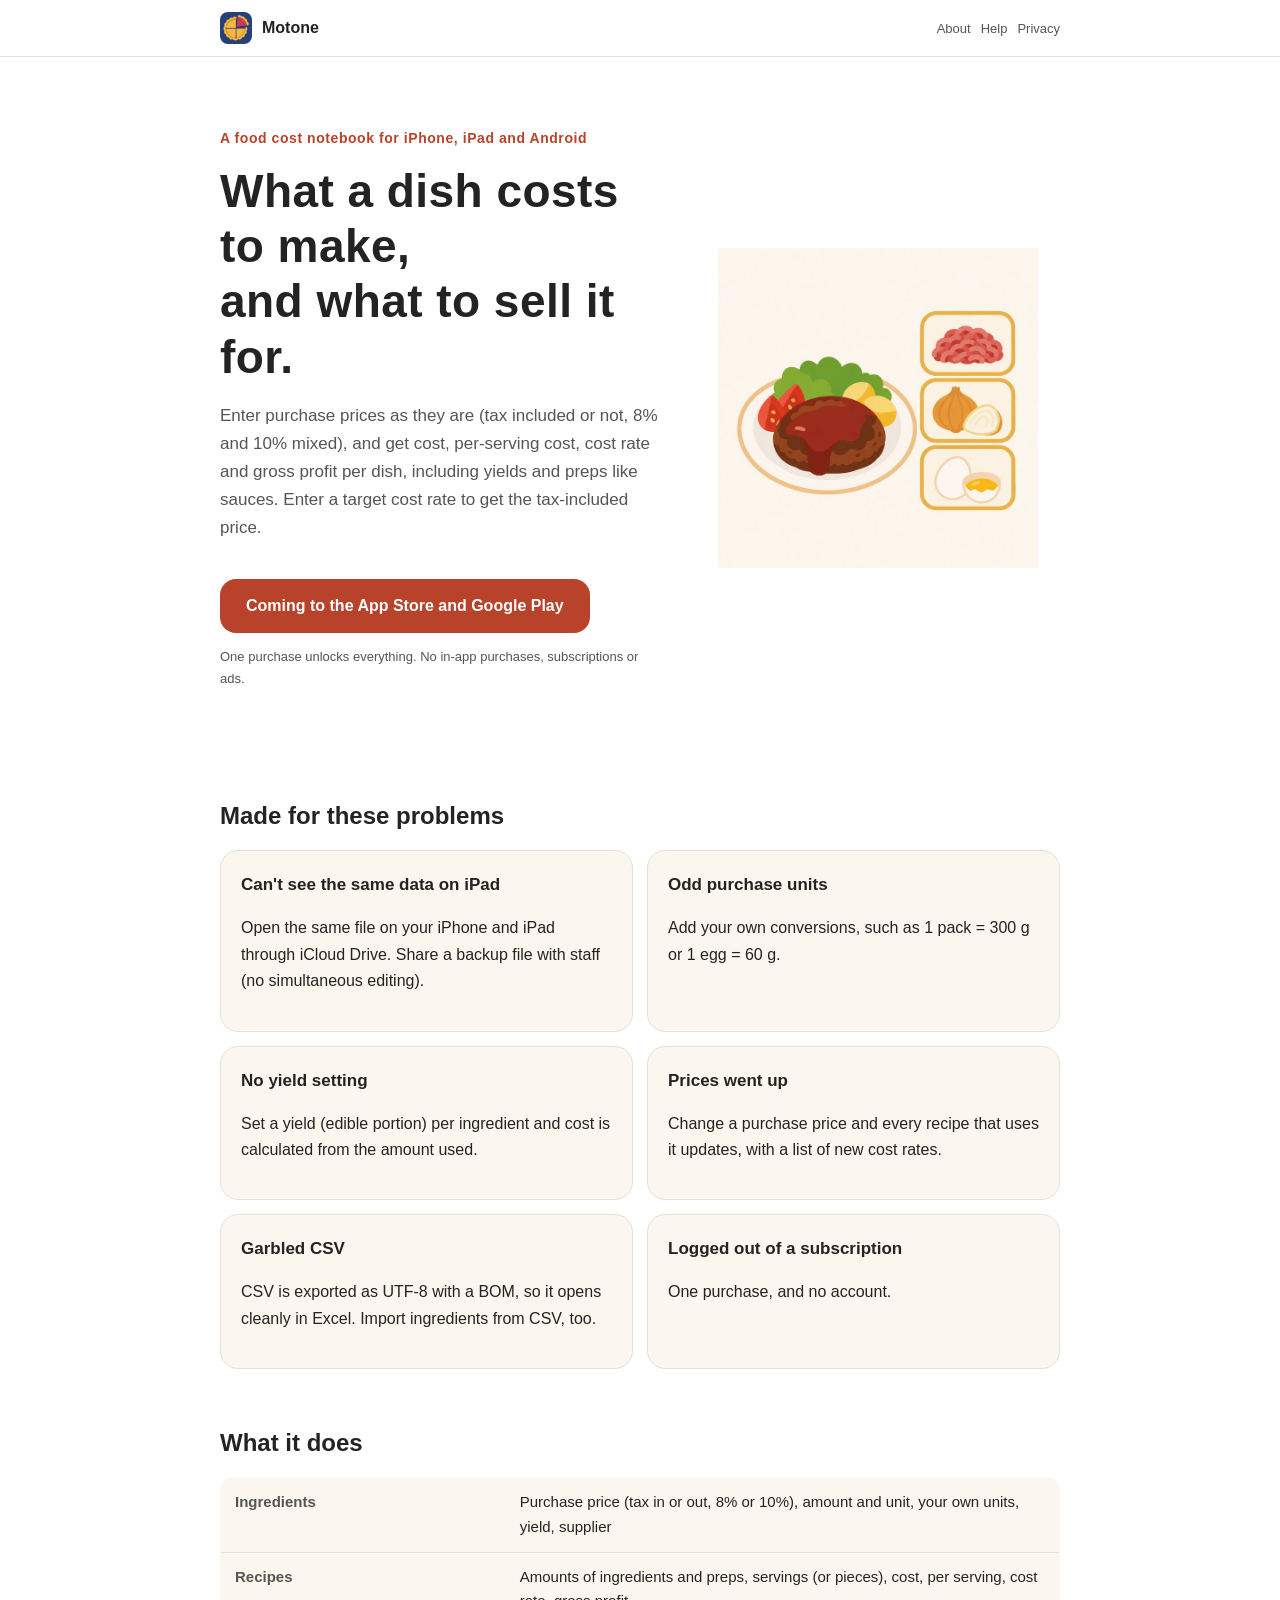
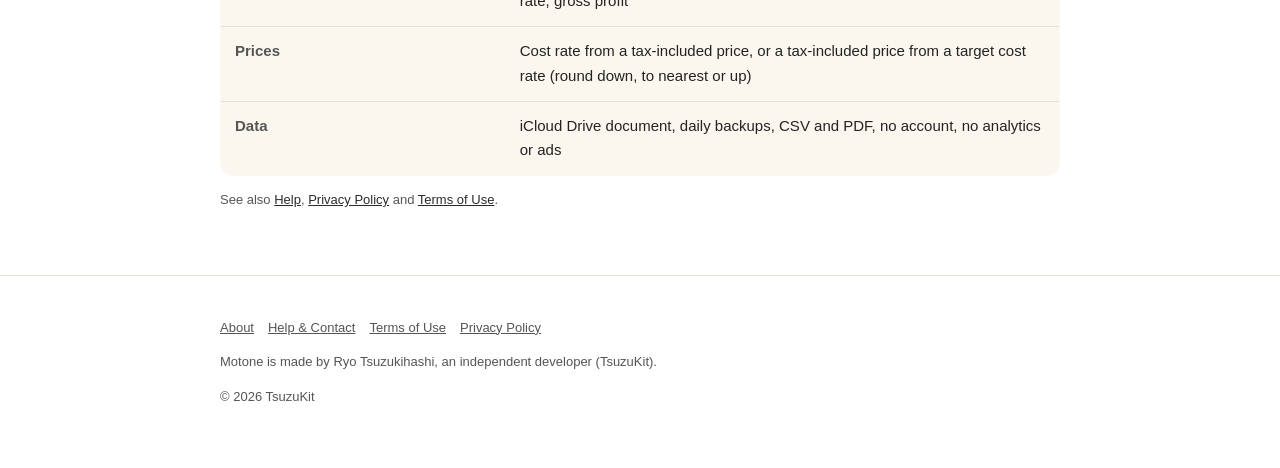
<file: index.html>
<!DOCTYPE html>
<html lang="ja" data-title-ja="もとね｜レシピの原価と原価率・売価" data-title-en="Motone | Recipe cost &amp; margin">
<head>
<meta charset="UTF-8">
<meta name="viewport" content="width=device-width, initial-scale=1">
<script>(function(){var l=navigator.languages&&navigator.languages.length?navigator.languages:[navigator.language||"ja"],p="en";for(var i=0;i<l.length;i++){var c=String(l[i]).toLowerCase();if(c.indexOf("ja")===0){p="ja";break}if(c.indexOf("en")===0){p="en";break}}var d=document.documentElement;d.lang=p;var t=d.getAttribute("data-title-"+p);if(t){document.title=t}})();</script>
<title>もとね｜レシピの原価と原価率・売価</title>
<meta name="description" content="仕入れ値（税込・税抜、8% と 10% まじり）と歩留まり、中間品から、1品と1人前の原価・原価率・粗利。目標の原価率から売価も。買い切り・広告なし。 / Cost, cost rate and gross profit per dish from purchase prices, yields and preps, plus a price from a target cost rate. One purchase, no ads.">
<meta property="og:title" content="もとね｜レシピの原価と原価率・売価">
<meta property="og:description" content="仕入れ値（税込・税抜、8% と 10% まじり）と歩留まり、中間品から、1品と1人前の原価・原価率・粗利。目標の原価率から売価も。買い切り・広告なし。">
<meta property="og:type" content="website">
<meta property="og:url" content="https://motone.tsuzukit.com/">
<meta property="og:image" content="https://motone.tsuzukit.com/assets/og.jpg">
<link rel="icon" href="assets/icon.png">
<link rel="apple-touch-icon" href="assets/icon.png">
<link rel="stylesheet" href="style.css">
</head>
<body>
<div data-l="ja" lang="ja">
<header class="site"><div class="wrap">
<a class="brand" href="./"><img src="assets/icon.png" alt="" width="32" height="32">もとね</a>
<nav class="site"><a href="./">紹介</a><a href="support.html">使い方</a><a href="privacy.html">プライバシー</a></nav>
</div></header>
<main class="wrap">
<section class="hero">
<div>
<p class="eyebrow">iPhone・iPad・Android の原価の帳面</p>
<h1>1品がいくらでできて、<br>いくらで売ればいいか。</h1>
<p class="lead">仕入れ値をそのまま入れると（税込・税抜、8% と 10% がまじっても）、歩留まりとソースなどの中間品まで含めて、1品と1人前（1個）の原価・原価率・粗利を出します。目標の原価率を入れれば、税込の売価を逆に出します。</p>
<a class="cta" href="#store" id="store">App Store・Google Play で配信予定</a>
<p class="note">買い切りで全部の機能が使えます。アプリ内課金・サブスクリプション・広告はありません。</p>
</div>
<img src="assets/hero.jpg" alt="材料の行が積み上がって1品の原価になるイラスト" width="360">
</section>

<h2>こんな困りごとのために</h2>
<div class="grid two">
<div class="card"><h3>iPad と同じものが見られない</h3><p>iCloud Drive の書類として、自分の iPhone と iPad で同じものを開けます。スタッフには控えのファイルを渡せます（同時に直すことはできません）。</p></div>
<div class="card"><h3>仕入れの単位が半端</h3><p>1パック = 300 g・卵 1個 = 60 g のように、単位の換算を自分で足せます。</p></div>
<div class="card"><h3>歩留まりが入れられない</h3><p>材料ごとに歩留まり（可食部の割合）を入れて、使う量から原価を出します。</p></div>
<div class="card"><h3>仕入れ値が上がった</h3><p>仕入れ値を変えると、その材料を使う全部のレシピが変わり、原価率がいくつになるかを一覧にします。</p></div>
<div class="card"><h3>CSV が文字化けする</h3><p>BOM つきの UTF-8 で書き出すので、Excel で開いても文字化けしません。材料の CSV も取りこめます。</p></div>
<div class="card"><h3>サブスクで突然ログアウト</h3><p>買い切りで、アカウントもありません。</p></div>
</div>

<h2>できること</h2>
<table>
<tr><th>材料</th><td>仕入れ値（税込・税抜・8%／10%）・量と単位・自分で足す単位・歩留まり・仕入先</td></tr>
<tr><th>レシピ</th><td>材料と中間品の使う量・何人前（何個）・原価・1人前・原価率・粗利</td></tr>
<tr><th>売価</th><td>税込の売価から原価率／目標の原価率から税込の売価（端数は切り捨て・四捨五入・切り上げから選ぶ）</td></tr>
<tr><th>データ</th><td>iCloud Drive の書類・毎日の控え・CSV と PDF・アカウントなし・解析と広告なし</td></tr>
</table>
<p class="note"><a href="support.html">使い方</a>・<a href="privacy.html">プライバシーポリシー</a>・<a href="terms.html">利用規約</a>もご覧ください。</p>
</main>
<footer class="site"><div class="wrap">
<p><a href="./">紹介</a><a href="support.html">使い方とお問い合わせ</a><a href="terms.html">利用規約</a><a href="privacy.html">プライバシーポリシー</a></p>
<p>もとねは、個人開発者の續橋涼（TsuzuKit）が作っているアプリです。</p>
<p>© 2026 TsuzuKit</p>
</div></footer>
</div>
<div data-l="en" lang="en">
<header class="site"><div class="wrap">
<a class="brand" href="./"><img src="assets/icon.png" alt="" width="32" height="32">Motone</a>
<nav class="site"><a href="./">About</a><a href="support.html">Help</a><a href="privacy.html">Privacy</a></nav>
</div></header>
<main class="wrap">
<section class="hero">
<div>
<p class="eyebrow">A food cost notebook for iPhone, iPad and Android</p>
<h1>What a dish costs to make,<br>and what to sell it for.</h1>
<p class="lead">Enter purchase prices as they are (tax included or not, 8% and 10% mixed), and get cost, per-serving cost, cost rate and gross profit per dish, including yields and preps like sauces. Enter a target cost rate to get the tax-included price.</p>
<a class="cta" href="#store" id="store">Coming to the App Store and Google Play</a>
<p class="note">One purchase unlocks everything. No in-app purchases, subscriptions or ads.</p>
</div>
<img src="assets/hero.jpg" alt="Illustration of ingredient rows adding up to the cost of a dish" width="360">
</section>

<h2>Made for these problems</h2>
<div class="grid two">
<div class="card"><h3>Can't see the same data on iPad</h3><p>Open the same file on your iPhone and iPad through iCloud Drive. Share a backup file with staff (no simultaneous editing).</p></div>
<div class="card"><h3>Odd purchase units</h3><p>Add your own conversions, such as 1 pack = 300 g or 1 egg = 60 g.</p></div>
<div class="card"><h3>No yield setting</h3><p>Set a yield (edible portion) per ingredient and cost is calculated from the amount used.</p></div>
<div class="card"><h3>Prices went up</h3><p>Change a purchase price and every recipe that uses it updates, with a list of new cost rates.</p></div>
<div class="card"><h3>Garbled CSV</h3><p>CSV is exported as UTF-8 with a BOM, so it opens cleanly in Excel. Import ingredients from CSV, too.</p></div>
<div class="card"><h3>Logged out of a subscription</h3><p>One purchase, and no account.</p></div>
</div>

<h2>What it does</h2>
<table>
<tr><th>Ingredients</th><td>Purchase price (tax in or out, 8% or 10%), amount and unit, your own units, yield, supplier</td></tr>
<tr><th>Recipes</th><td>Amounts of ingredients and preps, servings (or pieces), cost, per serving, cost rate, gross profit</td></tr>
<tr><th>Prices</th><td>Cost rate from a tax-included price, or a tax-included price from a target cost rate (round down, to nearest or up)</td></tr>
<tr><th>Data</th><td>iCloud Drive document, daily backups, CSV and PDF, no account, no analytics or ads</td></tr>
</table>
<p class="note">See also <a href="support.html">Help</a>, <a href="privacy.html">Privacy Policy</a> and <a href="terms.html">Terms of Use</a>.</p>
</main>
<footer class="site"><div class="wrap">
<p><a href="./">About</a><a href="support.html">Help & Contact</a><a href="terms.html">Terms of Use</a><a href="privacy.html">Privacy Policy</a></p>
<p>Motone is made by Ryo Tsuzukihashi, an independent developer (TsuzuKit).</p>
<p>© 2026 TsuzuKit</p>
</div></footer>
</div>
</body>
</html>
</file>
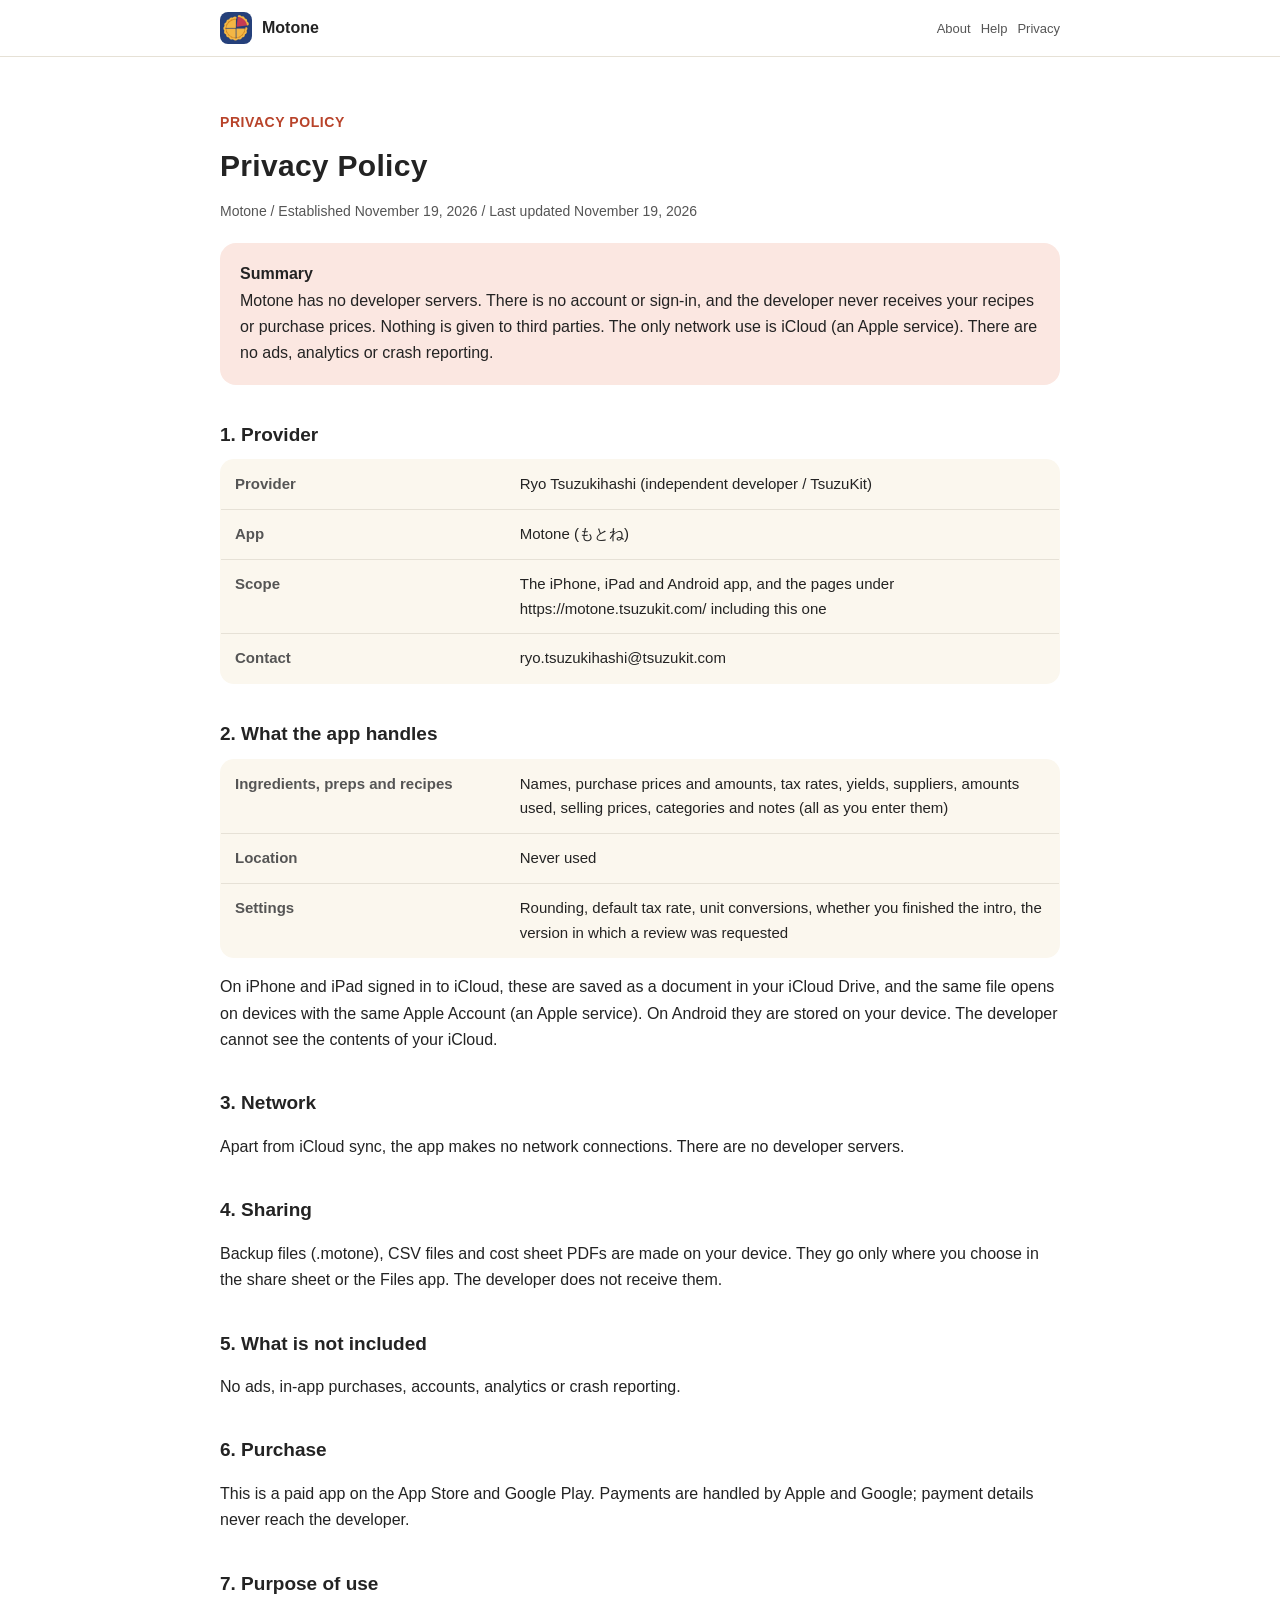
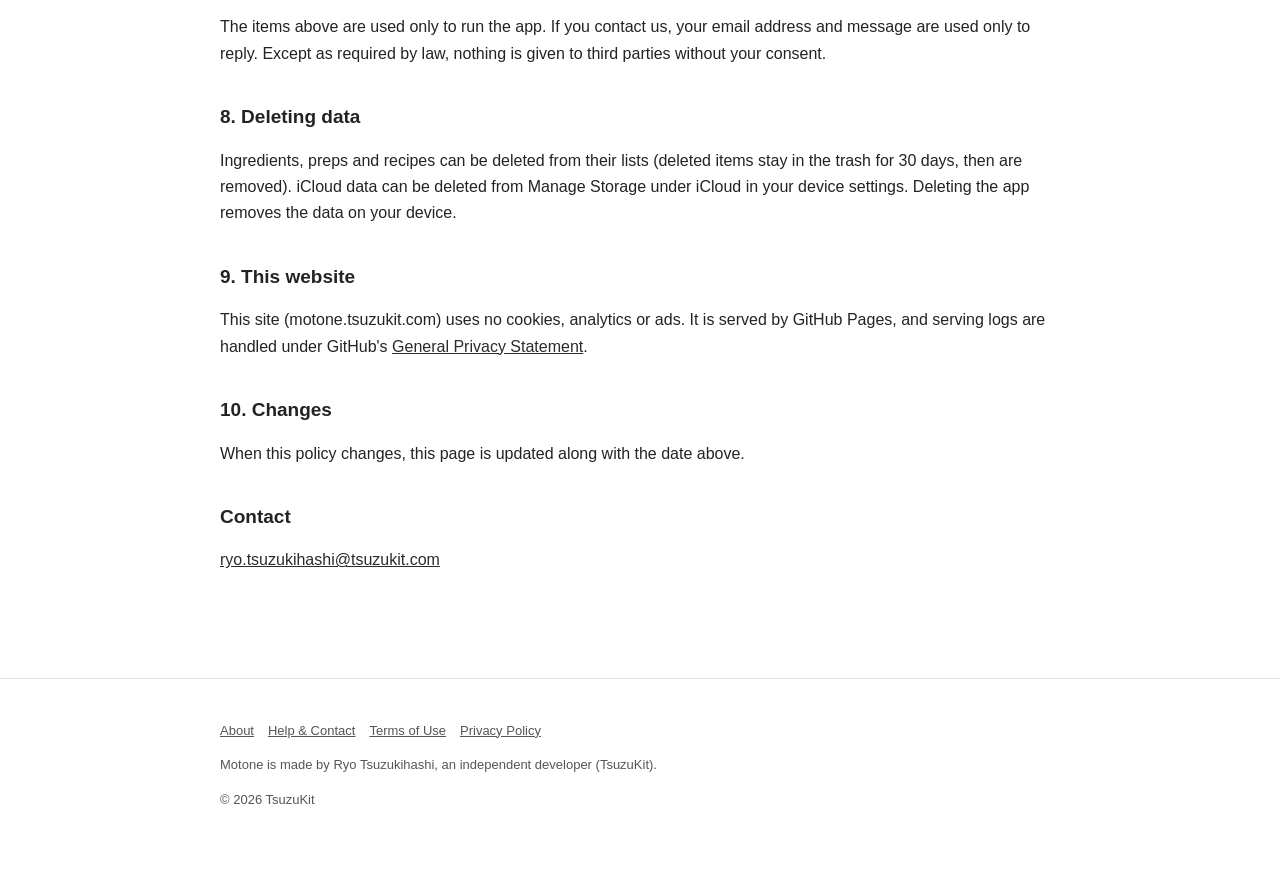
<file: privacy.html>
<!DOCTYPE html>
<html lang="ja" data-title-ja="プライバシーポリシー - もとね" data-title-en="Privacy Policy - Motone">
<head>
<meta charset="UTF-8">
<meta name="viewport" content="width=device-width, initial-scale=1">
<script>(function(){var l=navigator.languages&&navigator.languages.length?navigator.languages:[navigator.language||"ja"],p="en";for(var i=0;i<l.length;i++){var c=String(l[i]).toLowerCase();if(c.indexOf("ja")===0){p="ja";break}if(c.indexOf("en")===0){p="en";break}}var d=document.documentElement;d.lang=p;var t=d.getAttribute("data-title-"+p);if(t){document.title=t}})();</script>
<title>プライバシーポリシー - もとね</title>
<meta name="description" content="もとねのプライバシーポリシー。開発者は個人情報を集めません。レシピと仕入れ値は端末の外に送りません。 / Privacy Policy for Motone. The developer collects no personal information. Your recipes and purchase prices never leave your device.">
<meta property="og:title" content="プライバシーポリシー - もとね">
<meta property="og:description" content="もとねのプライバシーポリシー。開発者は個人情報を集めません。レシピと仕入れ値は端末の外に送りません。">
<meta property="og:type" content="website">
<meta property="og:url" content="https://motone.tsuzukit.com/privacy.html">
<meta property="og:image" content="https://motone.tsuzukit.com/assets/og.jpg">
<link rel="icon" href="assets/icon.png">
<link rel="apple-touch-icon" href="assets/icon.png">
<link rel="stylesheet" href="style.css">
</head>
<body>
<div data-l="ja" lang="ja">
<header class="site"><div class="wrap">
<a class="brand" href="./"><img src="assets/icon.png" alt="" width="32" height="32">もとね</a>
<nav class="site"><a href="./">紹介</a><a href="support.html">使い方</a><a href="privacy.html">プライバシー</a></nav>
</div></header>
<main class="wrap">
<article class="doc">
<p class="eyebrow">PRIVACY POLICY</p>
<h1>プライバシーポリシー</h1>
<p class="meta">もとね／制定日 2026年11月19日／改定日 2026年11月19日</p>
<div class="summary"><strong>このポリシーの要旨</strong><br>もとねは、開発者のサーバーを持たないアプリです。アカウント登録やログインはなく、開発者があなたのレシピや仕入れ値を受け取ることはありません。第三者に渡すこともありません。通信は iCloud（Apple のサービス）だけです。広告、分析ツール、クラッシュを報告する仕組みは入れていません。</div>
<h2>1. 提供者</h2>
<table>
<tr><th>提供者</th><td>續橋涼（個人開発者 / TsuzuKit）</td></tr>
<tr><th>アプリ名</th><td>もとね（英語名 Motone）</td></tr>
<tr><th>対象</th><td>iPhone・iPad・Android 向けアプリと、このページを含む https://motone.tsuzukit.com/ 配下のページ</td></tr>
<tr><th>連絡先</th><td>ryo.tsuzukihashi@tsuzukit.com</td></tr>
</table>
<h2>2. アプリが扱うもの</h2>
<table>
<tr><th>材料・中間品・レシピ</th><td>名前・仕入れの値段と量・税率・歩留まり・仕入先・使う量・売価・分類・メモ（どれもあなたが入れたもの）</td></tr>
<tr><th>位置</th><td>使いません</td></tr>
<tr><th>アプリの設定</th><td>端数の処理・既定の税率・単位の換算・案内を終えたかどうか・レビューのお願いを出した版</td></tr>
</table>
<p>これらは、iCloud に入っている iPhone・iPad ではあなたの iCloud Drive の書類として保存し、同じ Apple アカウントの端末で同じものを開きます（Apple のサービス）。Android では端末の中に保存します。開発者は、あなたの iCloud の中身を見ることはできません。</p>
<h2>3. 通信</h2>
<p>iCloud との同期のほかに、通信はしません。開発者のサーバーはありません。</p>
<h2>4. 書き出し</h2>
<p>控えのファイル（.motone）・CSV・原価表の PDF は端末の中で作ります。送り先は、あなたが共有の画面やファイル App で選んだ場所です。開発者には届きません。</p>
<h2>5. 入れていないもの</h2>
<p>広告・アプリ内課金・アカウント登録・分析ツール・クラッシュの報告は入れていません。</p>
<h2>6. 購入</h2>
<p>本アプリは App Store と Google Play の有料アプリです。お支払いは Apple・Google が処理し、支払いの情報は開発者には届きません。</p>
<h2>7. 情報を使う目的</h2>
<p>上のものは、アプリを動かすためだけに使います。お問い合わせをいただいたときは、メールアドレスと内容をお返事のためだけに使います。法令にもとづく場合を除き、本人の同意なく第三者に渡すことはありません。</p>
<h2>8. 消したいとき</h2>
<p>材料・中間品・レシピは、それぞれの一覧から消せます（消したものはゴミ箱に30日残り、そのあと消えます）。iCloud の記録は、端末の設定の iCloud の「ストレージを管理」から消せます。アプリを消すと、端末の中のデータは消えます。</p>
<h2>9. このウェブサイトについて</h2>
<p>このサイト（motone.tsuzukit.com）は、Cookie も、アクセスを計測する仕組みも、広告も使っていません。サイトは GitHub Pages で配信しており、配信の記録は GitHub の <a href="https://docs.github.com/ja/site-policy/privacy-policies/github-general-privacy-statement">プライバシーについての声明</a> に沿って扱われます。</p>
<h2>10. 改定</h2>
<p>このポリシーを変えるときは、このページを書きかえ、上の改定日を新しくします。</p>
<h2>お問い合わせ</h2>
<p><a href="mailto:ryo.tsuzukihashi@tsuzukit.com">ryo.tsuzukihashi@tsuzukit.com</a></p>
</article>
</main>
<footer class="site"><div class="wrap">
<p><a href="./">紹介</a><a href="support.html">使い方とお問い合わせ</a><a href="terms.html">利用規約</a><a href="privacy.html">プライバシーポリシー</a></p>
<p>もとねは、個人開発者の續橋涼（TsuzuKit）が作っているアプリです。</p>
<p>© 2026 TsuzuKit</p>
</div></footer>
</div>
<div data-l="en" lang="en">
<header class="site"><div class="wrap">
<a class="brand" href="./"><img src="assets/icon.png" alt="" width="32" height="32">Motone</a>
<nav class="site"><a href="./">About</a><a href="support.html">Help</a><a href="privacy.html">Privacy</a></nav>
</div></header>
<main class="wrap">
<article class="doc">
<p class="eyebrow">PRIVACY POLICY</p>
<h1>Privacy Policy</h1>
<p class="meta">Motone / Established November 19, 2026 / Last updated November 19, 2026</p>
<div class="summary"><strong>Summary</strong><br>Motone has no developer servers. There is no account or sign-in, and the developer never receives your recipes or purchase prices. Nothing is given to third parties. The only network use is iCloud (an Apple service). There are no ads, analytics or crash reporting.</div>
<h2>1. Provider</h2>
<table>
<tr><th>Provider</th><td>Ryo Tsuzukihashi (independent developer / TsuzuKit)</td></tr>
<tr><th>App</th><td>Motone (もとね)</td></tr>
<tr><th>Scope</th><td>The iPhone, iPad and Android app, and the pages under https://motone.tsuzukit.com/ including this one</td></tr>
<tr><th>Contact</th><td>ryo.tsuzukihashi@tsuzukit.com</td></tr>
</table>
<h2>2. What the app handles</h2>
<table>
<tr><th>Ingredients, preps and recipes</th><td>Names, purchase prices and amounts, tax rates, yields, suppliers, amounts used, selling prices, categories and notes (all as you enter them)</td></tr>
<tr><th>Location</th><td>Never used</td></tr>
<tr><th>Settings</th><td>Rounding, default tax rate, unit conversions, whether you finished the intro, the version in which a review was requested</td></tr>
</table>
<p>On iPhone and iPad signed in to iCloud, these are saved as a document in your iCloud Drive, and the same file opens on devices with the same Apple Account (an Apple service). On Android they are stored on your device. The developer cannot see the contents of your iCloud.</p>
<h2>3. Network</h2>
<p>Apart from iCloud sync, the app makes no network connections. There are no developer servers.</p>
<h2>4. Sharing</h2>
<p>Backup files (.motone), CSV files and cost sheet PDFs are made on your device. They go only where you choose in the share sheet or the Files app. The developer does not receive them.</p>
<h2>5. What is not included</h2>
<p>No ads, in-app purchases, accounts, analytics or crash reporting.</p>
<h2>6. Purchase</h2>
<p>This is a paid app on the App Store and Google Play. Payments are handled by Apple and Google; payment details never reach the developer.</p>
<h2>7. Purpose of use</h2>
<p>The items above are used only to run the app. If you contact us, your email address and message are used only to reply. Except as required by law, nothing is given to third parties without your consent.</p>
<h2>8. Deleting data</h2>
<p>Ingredients, preps and recipes can be deleted from their lists (deleted items stay in the trash for 30 days, then are removed). iCloud data can be deleted from Manage Storage under iCloud in your device settings. Deleting the app removes the data on your device.</p>
<h2>9. This website</h2>
<p>This site (motone.tsuzukit.com) uses no cookies, analytics or ads. It is served by GitHub Pages, and serving logs are handled under GitHub's <a href="https://docs.github.com/en/site-policy/privacy-policies/github-general-privacy-statement">General Privacy Statement</a>.</p>
<h2>10. Changes</h2>
<p>When this policy changes, this page is updated along with the date above.</p>
<h2>Contact</h2>
<p><a href="mailto:ryo.tsuzukihashi@tsuzukit.com">ryo.tsuzukihashi@tsuzukit.com</a></p>
</article>
</main>
<footer class="site"><div class="wrap">
<p><a href="./">About</a><a href="support.html">Help & Contact</a><a href="terms.html">Terms of Use</a><a href="privacy.html">Privacy Policy</a></p>
<p>Motone is made by Ryo Tsuzukihashi, an independent developer (TsuzuKit).</p>
<p>© 2026 TsuzuKit</p>
</div></footer>
</div>
</body>
</html>
</file>
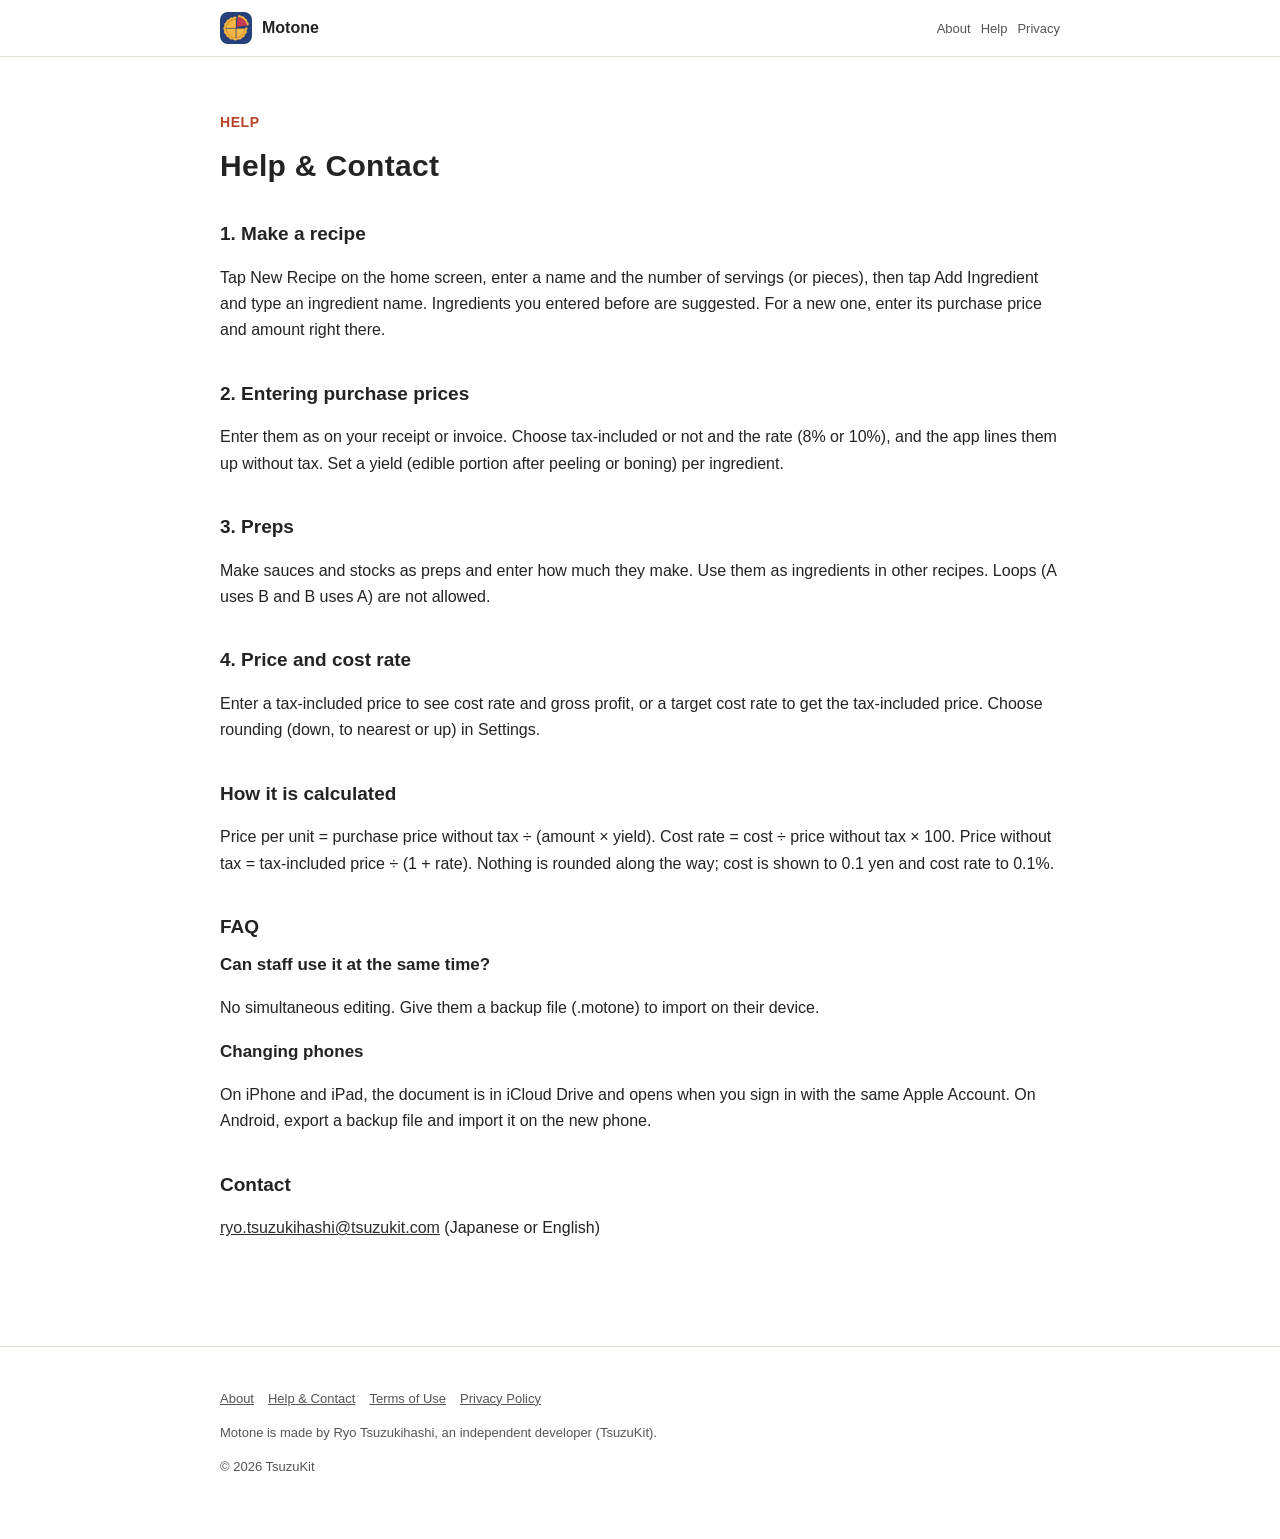
<file: support.html>
<!DOCTYPE html>
<html lang="ja" data-title-ja="使い方とお問い合わせ - もとね" data-title-en="Help &amp; Contact - Motone">
<head>
<meta charset="UTF-8">
<meta name="viewport" content="width=device-width, initial-scale=1">
<script>(function(){var l=navigator.languages&&navigator.languages.length?navigator.languages:[navigator.language||"ja"],p="en";for(var i=0;i<l.length;i++){var c=String(l[i]).toLowerCase();if(c.indexOf("ja")===0){p="ja";break}if(c.indexOf("en")===0){p="en";break}}var d=document.documentElement;d.lang=p;var t=d.getAttribute("data-title-"+p);if(t){document.title=t}})();</script>
<title>使い方とお問い合わせ - もとね</title>
<meta name="description" content="もとねの使い方（材料・中間品・レシピ・売価・書き出し）とよくあるご質問、お問い合わせ。 / How to use Motone (ingredients, preps, recipes, prices, export), FAQ and contact.">
<meta property="og:title" content="使い方とお問い合わせ - もとね">
<meta property="og:description" content="もとねの使い方（材料・中間品・レシピ・売価・書き出し）とよくあるご質問、お問い合わせ。">
<meta property="og:type" content="website">
<meta property="og:url" content="https://motone.tsuzukit.com/support.html">
<meta property="og:image" content="https://motone.tsuzukit.com/assets/og.jpg">
<link rel="icon" href="assets/icon.png">
<link rel="apple-touch-icon" href="assets/icon.png">
<link rel="stylesheet" href="style.css">
</head>
<body>
<div data-l="ja" lang="ja">
<header class="site"><div class="wrap">
<a class="brand" href="./"><img src="assets/icon.png" alt="" width="32" height="32">もとね</a>
<nav class="site"><a href="./">紹介</a><a href="support.html">使い方</a><a href="privacy.html">プライバシー</a></nav>
</div></header>
<main class="wrap">
<article class="doc">
<p class="eyebrow">HELP</p>
<h1>使い方とお問い合わせ</h1>
<h2>1. レシピをつくる</h2>
<p>ホームの［レシピをつくる］で名前と何人前（何個）を入れ、［材料を足す］で材料の名前を打ちます。前に入れた材料は候補に出ます。初めての材料は、その場で仕入れ値と量を入れます。</p>
<h2>2. 仕入れ値の入れ方</h2>
<p>レシートや請求書のとおりに入れます。税込か税抜か、税率（8%／10%）を選ぶと、アプリが税抜にそろえます。歩留まり（皮や骨を除いた可食部の割合）は材料ごとに入れられます。</p>
<h2>3. 中間品</h2>
<p>ソースやだしは中間品として作り、仕上がりの量を入れます。ほかのレシピの材料に使えます。A が B を使い B が A を使うような輪はつくれません。</p>
<h2>4. 売価と原価率</h2>
<p>税込の売価を入れると原価率と粗利が出ます。目標の原価率を入れると、税込の売価を出します。端数の処理（切り捨て・四捨五入・切り上げ）は設定で選びます。</p>
<h2>計算のしかた</h2>
<p>1あたりの値段 = 税抜の仕入れ値 ÷（仕入れの量 × 歩留まり）。原価率 = 原価 ÷ 税抜の売価 × 100。税抜の売価 = 税込 ÷（1 + 税率）。途中は丸めず、出すときに原価は 0.1 円・原価率は 0.1% にします。</p>
<h2>よくあるご質問</h2>
<h3>スタッフと同時に使えますか</h3>
<p>同時に直すことはできません。控えのファイル（.motone）を渡して、相手の端末で読みこんでください。</p>
<h3>機種変更のとき</h3>
<p>iPhone・iPad は iCloud Drive に書類があるので、同じ Apple アカウントで入れればそのまま開けます。Android は控えのファイルを書き出して、新しい端末で読みこみます。</p>
<h2>お問い合わせ</h2>
<p><a href="mailto:ryo.tsuzukihashi@tsuzukit.com">ryo.tsuzukihashi@tsuzukit.com</a>（日本語・英語）</p>
</article>
</main>
<footer class="site"><div class="wrap">
<p><a href="./">紹介</a><a href="support.html">使い方とお問い合わせ</a><a href="terms.html">利用規約</a><a href="privacy.html">プライバシーポリシー</a></p>
<p>もとねは、個人開発者の續橋涼（TsuzuKit）が作っているアプリです。</p>
<p>© 2026 TsuzuKit</p>
</div></footer>
</div>
<div data-l="en" lang="en">
<header class="site"><div class="wrap">
<a class="brand" href="./"><img src="assets/icon.png" alt="" width="32" height="32">Motone</a>
<nav class="site"><a href="./">About</a><a href="support.html">Help</a><a href="privacy.html">Privacy</a></nav>
</div></header>
<main class="wrap">
<article class="doc">
<p class="eyebrow">HELP</p>
<h1>Help &amp; Contact</h1>
<h2>1. Make a recipe</h2>
<p>Tap New Recipe on the home screen, enter a name and the number of servings (or pieces), then tap Add Ingredient and type an ingredient name. Ingredients you entered before are suggested. For a new one, enter its purchase price and amount right there.</p>
<h2>2. Entering purchase prices</h2>
<p>Enter them as on your receipt or invoice. Choose tax-included or not and the rate (8% or 10%), and the app lines them up without tax. Set a yield (edible portion after peeling or boning) per ingredient.</p>
<h2>3. Preps</h2>
<p>Make sauces and stocks as preps and enter how much they make. Use them as ingredients in other recipes. Loops (A uses B and B uses A) are not allowed.</p>
<h2>4. Price and cost rate</h2>
<p>Enter a tax-included price to see cost rate and gross profit, or a target cost rate to get the tax-included price. Choose rounding (down, to nearest or up) in Settings.</p>
<h2>How it is calculated</h2>
<p>Price per unit = purchase price without tax ÷ (amount × yield). Cost rate = cost ÷ price without tax × 100. Price without tax = tax-included price ÷ (1 + rate). Nothing is rounded along the way; cost is shown to 0.1 yen and cost rate to 0.1%.</p>
<h2>FAQ</h2>
<h3>Can staff use it at the same time?</h3>
<p>No simultaneous editing. Give them a backup file (.motone) to import on their device.</p>
<h3>Changing phones</h3>
<p>On iPhone and iPad, the document is in iCloud Drive and opens when you sign in with the same Apple Account. On Android, export a backup file and import it on the new phone.</p>
<h2>Contact</h2>
<p><a href="mailto:ryo.tsuzukihashi@tsuzukit.com">ryo.tsuzukihashi@tsuzukit.com</a> (Japanese or English)</p>
</article>
</main>
<footer class="site"><div class="wrap">
<p><a href="./">About</a><a href="support.html">Help & Contact</a><a href="terms.html">Terms of Use</a><a href="privacy.html">Privacy Policy</a></p>
<p>Motone is made by Ryo Tsuzukihashi, an independent developer (TsuzuKit).</p>
<p>© 2026 TsuzuKit</p>
</div></footer>
</div>
</body>
</html>
</file>
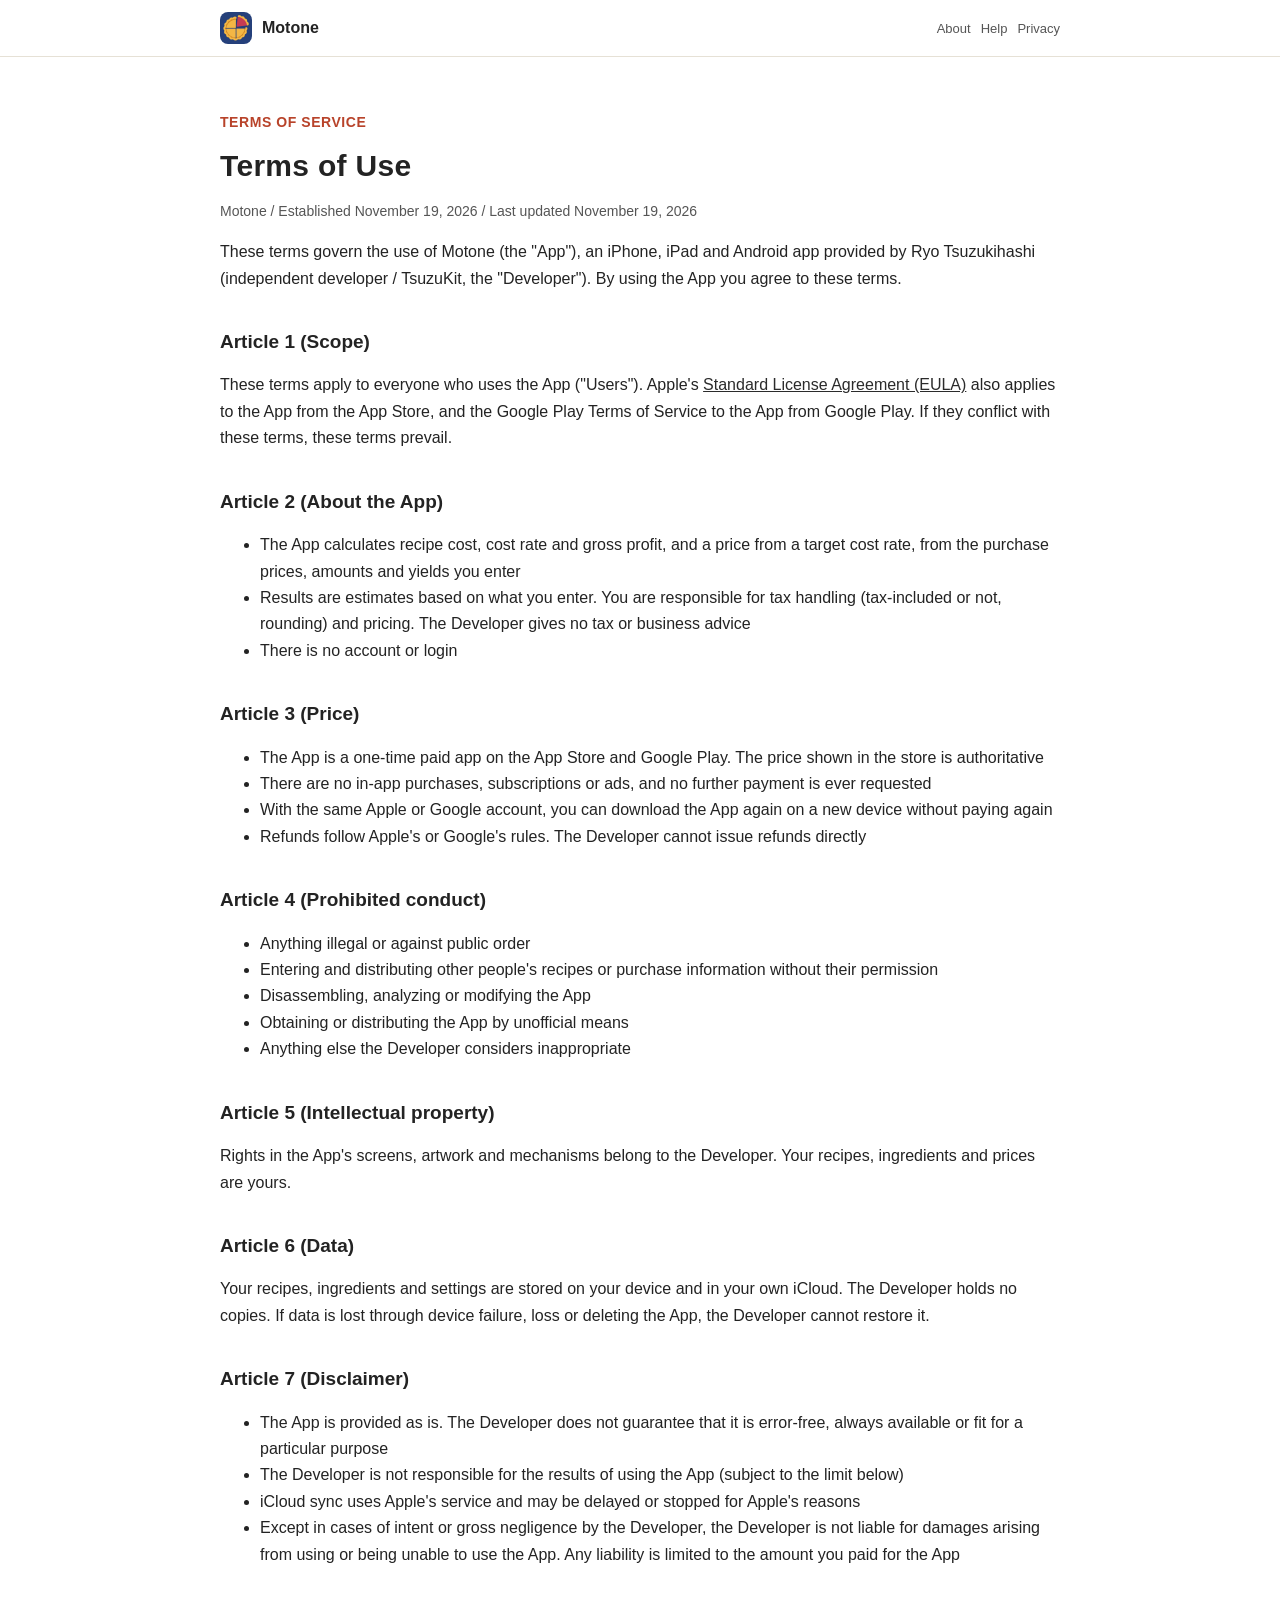
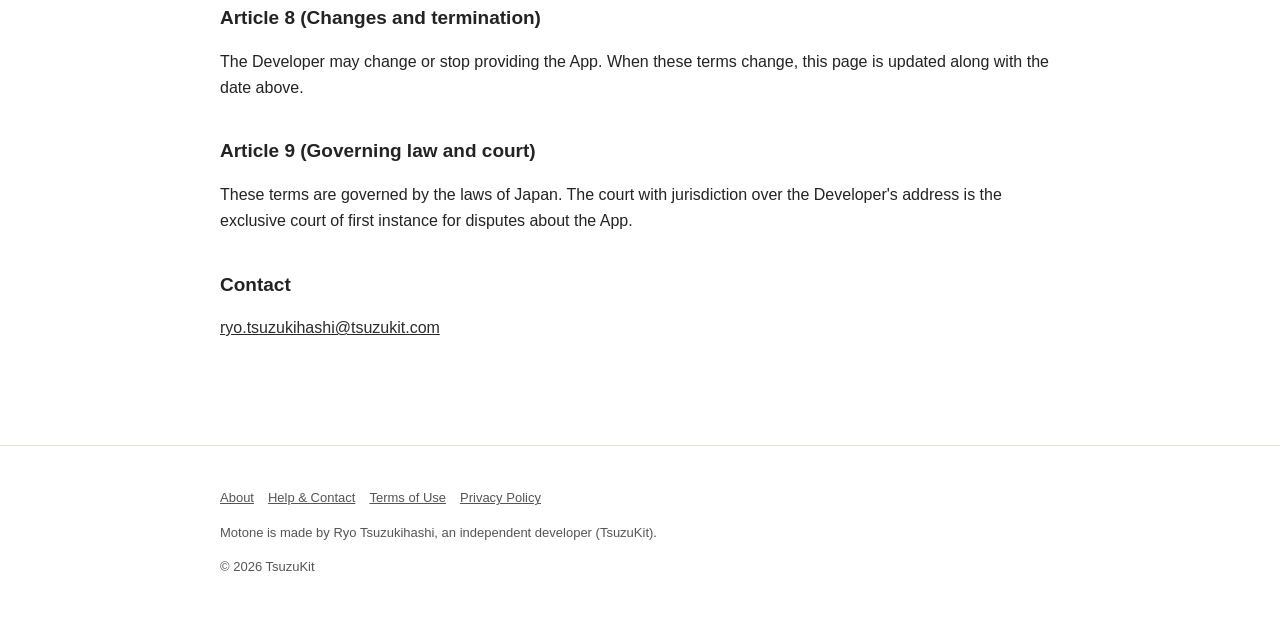
<file: terms.html>
<!DOCTYPE html>
<html lang="ja" data-title-ja="利用規約 - もとね" data-title-en="Terms of Use - Motone">
<head>
<meta charset="UTF-8">
<meta name="viewport" content="width=device-width, initial-scale=1">
<script>(function(){var l=navigator.languages&&navigator.languages.length?navigator.languages:[navigator.language||"ja"],p="en";for(var i=0;i<l.length;i++){var c=String(l[i]).toLowerCase();if(c.indexOf("ja")===0){p="ja";break}if(c.indexOf("en")===0){p="en";break}}var d=document.documentElement;d.lang=p;var t=d.getAttribute("data-title-"+p);if(t){document.title=t}})();</script>
<title>利用規約 - もとね</title>
<meta name="description" content="もとねの利用規約。 / Terms of Use for Motone.">
<meta property="og:title" content="利用規約 - もとね">
<meta property="og:description" content="もとねの利用規約。">
<meta property="og:type" content="website">
<meta property="og:url" content="https://motone.tsuzukit.com/terms.html">
<meta property="og:image" content="https://motone.tsuzukit.com/assets/og.jpg">
<link rel="icon" href="assets/icon.png">
<link rel="apple-touch-icon" href="assets/icon.png">
<link rel="stylesheet" href="style.css">
</head>
<body>
<div data-l="ja" lang="ja">
<header class="site"><div class="wrap">
<a class="brand" href="./"><img src="assets/icon.png" alt="" width="32" height="32">もとね</a>
<nav class="site"><a href="./">紹介</a><a href="support.html">使い方</a><a href="privacy.html">プライバシー</a></nav>
</div></header>
<main class="wrap">
<article class="doc">
<p class="eyebrow">TERMS OF SERVICE</p>
<h1>利用規約</h1>
<p class="meta">もとね／制定日 2026年11月19日／改定日 2026年11月19日</p>
<p>この規約は、續橋涼（個人開発者 / TsuzuKit。以下「開発者」）が提供する iPhone・iPad・Android アプリ「もとね」（以下「本アプリ」）を使うときの決まりです。本アプリを使った時点で、この規約に同意したものとします。</p>
<h2>第1条（適用）</h2>
<p>この規約は、本アプリを使うすべての方（以下「利用者」）に適用されます。App Store から入れた本アプリには、Apple が定める<a href="https://www.apple.com/legal/internet-services/itunes/dev/stdeula/">標準のライセンス契約（EULA）</a>も、Google Play から入れた本アプリには Google Play の利用規約も、あわせて適用されます。この規約とそれらが食い違うときは、この規約を優先します。</p>
<h2>第2条（本アプリについて）</h2>
<ul>
<li>本アプリは、利用者が入れた仕入れ値・量・歩留まりから、レシピの原価・原価率・粗利と、目標の原価率からの売価を計算するための道具です</li>
<li>計算の結果は、利用者が入れた値にもとづく目安です。税の扱い（税込・税抜・端数の処理）や値付けは、利用者の責任で決めてください。開発者は税や経営の助言をしません</li>
<li>アカウント登録やログインはありません</li>
</ul>
<h2>第3条（料金）</h2>
<ul>
<li>本アプリは、App Store・Google Play で購入する買い切りの有料アプリです。価格はストアに表示されるものが正です</li>
<li>アプリ内課金、サブスクリプション、広告はありません。購入したあとに追加の支払いを求めることはありません</li>
<li>同じ Apple アカウント・Google アカウントであれば、機種変更やアプリの入れ直しのときに、もう一度お支払いいただかずにダウンロードできます</li>
<li>返金は Apple・Google の規定に従います。開発者が直接返金することはできません</li>
</ul>
<h2>第4条（禁止事項）</h2>
<p>本アプリを使うとき、次のことをしてはいけません。</p>
<ul>
<li>法令や公序良俗に反すること</li>
<li>他人のレシピや仕入れの情報を、その人の許しなく入れて人に配ること</li>
<li>本アプリを分解・解析・改変すること</li>
<li>本アプリを正規の方法以外で入手したり、配ったりすること</li>
<li>そのほか、開発者が不適切と判断すること</li>
</ul>
<h2>第5条（知的財産）</h2>
<p>本アプリの画面・絵・仕組みについての権利は、開発者にあります。利用者が入れたレシピ・材料・値段は、利用者のものです。</p>
<h2>第6条（データ）</h2>
<p>レシピ・材料・設定は、利用者の端末と、利用者の iCloud に保存されます。開発者はその記録を持っていません。端末の故障や紛失、アプリの削除などで消えても、開発者は元に戻すことができません。</p>
<h2>第7条（免責事項）</h2>
<ul>
<li>本アプリは、そのままの状態で提供します。開発者は、本アプリに誤りがないこと、いつでも使えること、特定の目的に合うことを保証しません</li>
<li>本アプリを使った結果について、開発者は責任を負いません（下の項の上限のとおり）</li>
<li>iCloud の同期は Apple のサービスを使うため、Apple の都合で遅れたり止まったりすることがあります</li>
<li>本アプリを使ったこと、または使えなかったことで利用者や周りの人に損害が生じても、開発者に故意または重大な過失がある場合を除き、開発者は責任を負いません。責任を負う場合も、利用者が本アプリに支払った金額を上限とします</li>
</ul>
<h2>第8条（変更と終了）</h2>
<p>開発者は、本アプリの内容を変えること、提供を終えることがあります。この規約を変えるときは、このページを書きかえ、上の改定日を新しくします。</p>
<h2>第9条（準拠法と裁判所）</h2>
<p>この規約は日本法に従います。本アプリについての争いは、開発者の住所地を管轄する裁判所を、第一審の専属的な合意管轄裁判所とします。</p>
<h2>お問い合わせ</h2>
<p><a href="mailto:ryo.tsuzukihashi@tsuzukit.com">ryo.tsuzukihashi@tsuzukit.com</a></p>
</article>
</main>
<footer class="site"><div class="wrap">
<p><a href="./">紹介</a><a href="support.html">使い方とお問い合わせ</a><a href="terms.html">利用規約</a><a href="privacy.html">プライバシーポリシー</a></p>
<p>もとねは、個人開発者の續橋涼（TsuzuKit）が作っているアプリです。</p>
<p>© 2026 TsuzuKit</p>
</div></footer>
</div>
<div data-l="en" lang="en">
<header class="site"><div class="wrap">
<a class="brand" href="./"><img src="assets/icon.png" alt="" width="32" height="32">Motone</a>
<nav class="site"><a href="./">About</a><a href="support.html">Help</a><a href="privacy.html">Privacy</a></nav>
</div></header>
<main class="wrap">
<article class="doc">
<p class="eyebrow">TERMS OF SERVICE</p>
<h1>Terms of Use</h1>
<p class="meta">Motone / Established November 19, 2026 / Last updated November 19, 2026</p>
<p>These terms govern the use of Motone (the "App"), an iPhone, iPad and Android app provided by Ryo Tsuzukihashi (independent developer / TsuzuKit, the "Developer"). By using the App you agree to these terms.</p>
<h2>Article 1 (Scope)</h2>
<p>These terms apply to everyone who uses the App ("Users"). Apple's <a href="https://www.apple.com/legal/internet-services/itunes/dev/stdeula/">Standard License Agreement (EULA)</a> also applies to the App from the App Store, and the Google Play Terms of Service to the App from Google Play. If they conflict with these terms, these terms prevail.</p>
<h2>Article 2 (About the App)</h2>
<ul>
<li>The App calculates recipe cost, cost rate and gross profit, and a price from a target cost rate, from the purchase prices, amounts and yields you enter</li>
<li>Results are estimates based on what you enter. You are responsible for tax handling (tax-included or not, rounding) and pricing. The Developer gives no tax or business advice</li>
<li>There is no account or login</li>
</ul>
<h2>Article 3 (Price)</h2>
<ul>
<li>The App is a one-time paid app on the App Store and Google Play. The price shown in the store is authoritative</li>
<li>There are no in-app purchases, subscriptions or ads, and no further payment is ever requested</li>
<li>With the same Apple or Google account, you can download the App again on a new device without paying again</li>
<li>Refunds follow Apple's or Google's rules. The Developer cannot issue refunds directly</li>
</ul>
<h2>Article 4 (Prohibited conduct)</h2>
<ul>
<li>Anything illegal or against public order</li>
<li>Entering and distributing other people's recipes or purchase information without their permission</li>
<li>Disassembling, analyzing or modifying the App</li>
<li>Obtaining or distributing the App by unofficial means</li>
<li>Anything else the Developer considers inappropriate</li>
</ul>
<h2>Article 5 (Intellectual property)</h2>
<p>Rights in the App's screens, artwork and mechanisms belong to the Developer. Your recipes, ingredients and prices are yours.</p>
<h2>Article 6 (Data)</h2>
<p>Your recipes, ingredients and settings are stored on your device and in your own iCloud. The Developer holds no copies. If data is lost through device failure, loss or deleting the App, the Developer cannot restore it.</p>
<h2>Article 7 (Disclaimer)</h2>
<ul>
<li>The App is provided as is. The Developer does not guarantee that it is error-free, always available or fit for a particular purpose</li>
<li>The Developer is not responsible for the results of using the App (subject to the limit below)</li>
<li>iCloud sync uses Apple's service and may be delayed or stopped for Apple's reasons</li>
<li>Except in cases of intent or gross negligence by the Developer, the Developer is not liable for damages arising from using or being unable to use the App. Any liability is limited to the amount you paid for the App</li>
</ul>
<h2>Article 8 (Changes and termination)</h2>
<p>The Developer may change or stop providing the App. When these terms change, this page is updated along with the date above.</p>
<h2>Article 9 (Governing law and court)</h2>
<p>These terms are governed by the laws of Japan. The court with jurisdiction over the Developer's address is the exclusive court of first instance for disputes about the App.</p>
<h2>Contact</h2>
<p><a href="mailto:ryo.tsuzukihashi@tsuzukit.com">ryo.tsuzukihashi@tsuzukit.com</a></p>
</article>
</main>
<footer class="site"><div class="wrap">
<p><a href="./">About</a><a href="support.html">Help & Contact</a><a href="terms.html">Terms of Use</a><a href="privacy.html">Privacy Policy</a></p>
<p>Motone is made by Ryo Tsuzukihashi, an independent developer (TsuzuKit).</p>
<p>© 2026 TsuzuKit</p>
</div></footer>
</div>
</body>
</html>
</file>
<file: style.css>
/* もとね — 白い地・墨の文字・朱の差し色（白の上で 4.5:1 以上） */
:root {
  --paper: #ffffff; --card: #fbf7ee; --ink: #232323; --sub: #555555; --line: #e6e1d6;
  --vermilion: #b8432a; --vermilion-soft: #fbe7e1; --navy: #2b2b2b; --correct: #3f7a33;
}
@media (prefers-color-scheme: dark) {
  :root { --paper: #121418; --card: #1b1e24; --ink: #eef0f4; --sub: #b4b9c4; --line: #2a2f38;
    --vermilion: #ffd45c; --vermilion-soft: #2a2618; --navy: #ffd45c; --correct: #9fd08c; }
}
* { box-sizing: border-box; }
html { -webkit-text-size-adjust: 100%; }
body { margin: 0; background: var(--paper); color: var(--ink); line-height: 1.8;
  font-family: -apple-system, BlinkMacSystemFont, "Hiragino Sans", "Hiragino Kaku Gothic ProN", "Noto Sans JP", sans-serif; }
a { color: var(--navy); }
.wrap { max-width: 880px; margin: 0 auto; padding: 0 20px; }
header.site { border-bottom: 1px solid var(--line); background: var(--paper); position: sticky; top: 0; z-index: 5; }
header.site .wrap { display: flex; align-items: center; gap: 16px; min-height: 56px; }
.brand { display: flex; align-items: center; gap: 10px; font-weight: 800; text-decoration: none; color: var(--ink); margin-right: auto; }
.brand img { width: 32px; height: 32px; border-radius: 8px; }
nav.site a { font-size: 14px; text-decoration: none; color: var(--sub); margin-left: 14px; white-space: nowrap; }
nav.site a:hover { color: var(--ink); }
.hero { padding: 56px 0 40px; display: grid; gap: 32px; align-items: center; }
@media (min-width: 760px) { .hero { grid-template-columns: 1.1fr 0.9fr; } }
.eyebrow { color: var(--vermilion); font-weight: 700; font-size: 14px; letter-spacing: 0.04em; }
h1 { font-size: clamp(30px, 6vw, 46px); line-height: 1.35; margin: 8px 0 16px; letter-spacing: 0.01em; }
h2 { font-size: 24px; margin: 56px 0 16px; line-height: 1.5; }
h3 { font-size: 17px; margin: 0 0 6px; }
.lead { font-size: 17px; color: var(--sub); }
.cta { display: inline-block; margin-top: 20px; background: var(--vermilion); color: #ffffff; font-weight: 700; text-decoration: none;
  padding: 14px 26px; border-radius: 16px; }
.note { font-size: 13px; color: var(--sub); }
.hero img { width: 100%; max-width: 320px; height: auto; justify-self: center; }
.grid { display: grid; gap: 14px; }
@media (min-width: 700px) { .grid.two { grid-template-columns: 1fr 1fr; } .grid.three { grid-template-columns: repeat(3, 1fr); } }
.card { background: var(--card); border: 1px solid var(--line); border-radius: 18px; padding: 20px; }
.card.em { background: var(--vermilion-soft); border-color: transparent; }
.steps { counter-reset: step; }
.steps .card { position: relative; padding-left: 62px; }
.steps .card::before { counter-increment: step; content: counter(step); position: absolute; left: 18px; top: 18px; width: 32px; height: 32px;
  border-radius: 50%; border: 2.5px solid var(--vermilion); color: var(--vermilion); font-weight: 800; display: grid; place-items: center; }
table { width: 100%; border-collapse: collapse; background: var(--card); border: 1px solid var(--line); border-radius: 14px; overflow: hidden; }
th, td { text-align: left; padding: 12px 14px; border-bottom: 1px solid var(--line); vertical-align: top; font-size: 15px; }
th { width: 34%; color: var(--sub); font-weight: 600; }
tr:last-child th, tr:last-child td { border-bottom: none; }
.doc { padding: 40px 0 24px; }
.doc h1 { font-size: 30px; }
.doc h2 { font-size: 19px; margin: 36px 0 10px; }
.doc .meta { color: var(--sub); font-size: 14px; }
.doc .summary { background: var(--vermilion-soft); border-radius: 16px; padding: 18px 20px; margin: 20px 0; }
details { background: var(--card); border: 1px solid var(--line); border-radius: 14px; padding: 14px 18px; }
details + details { margin-top: 10px; }
summary { font-weight: 700; cursor: pointer; }
footer.site { border-top: 1px solid var(--line); margin-top: 64px; padding: 28px 0 48px; color: var(--sub); font-size: 13px; }
footer.site a { color: var(--sub); margin-right: 14px; }
.qid { font-family: ui-monospace, SFMono-Regular, Menlo, monospace; background: var(--card); border: 1px solid var(--line);
  border-radius: 8px; padding: 2px 8px; }
/* 端末の言語に合うほうだけ見せる（build.py が両方を1ページに入れる） */
html[lang="ja"] [data-l="en"], html[lang="en"] [data-l="ja"] { display: none; }
[lang="en"] { line-height: 1.65; }
[lang="en"] h1 { line-height: 1.2; }
[lang="en"] nav.site a { font-size: 13px; margin-left: 10px; }
@media (max-width: 480px) { nav.site a { font-size: 12px; margin-left: 8px; } header.site .wrap { gap: 4px; } .brand { gap: 7px; font-size: 15px; } }
.brand { white-space: nowrap; flex-shrink: 0; }
/* 幅の狭い画面では、上の帯の「紹介」を出さない（左のアプリ名が同じ行き先） */
@media (max-width: 480px) { nav.site a:first-child { display: none; } }
</file>
